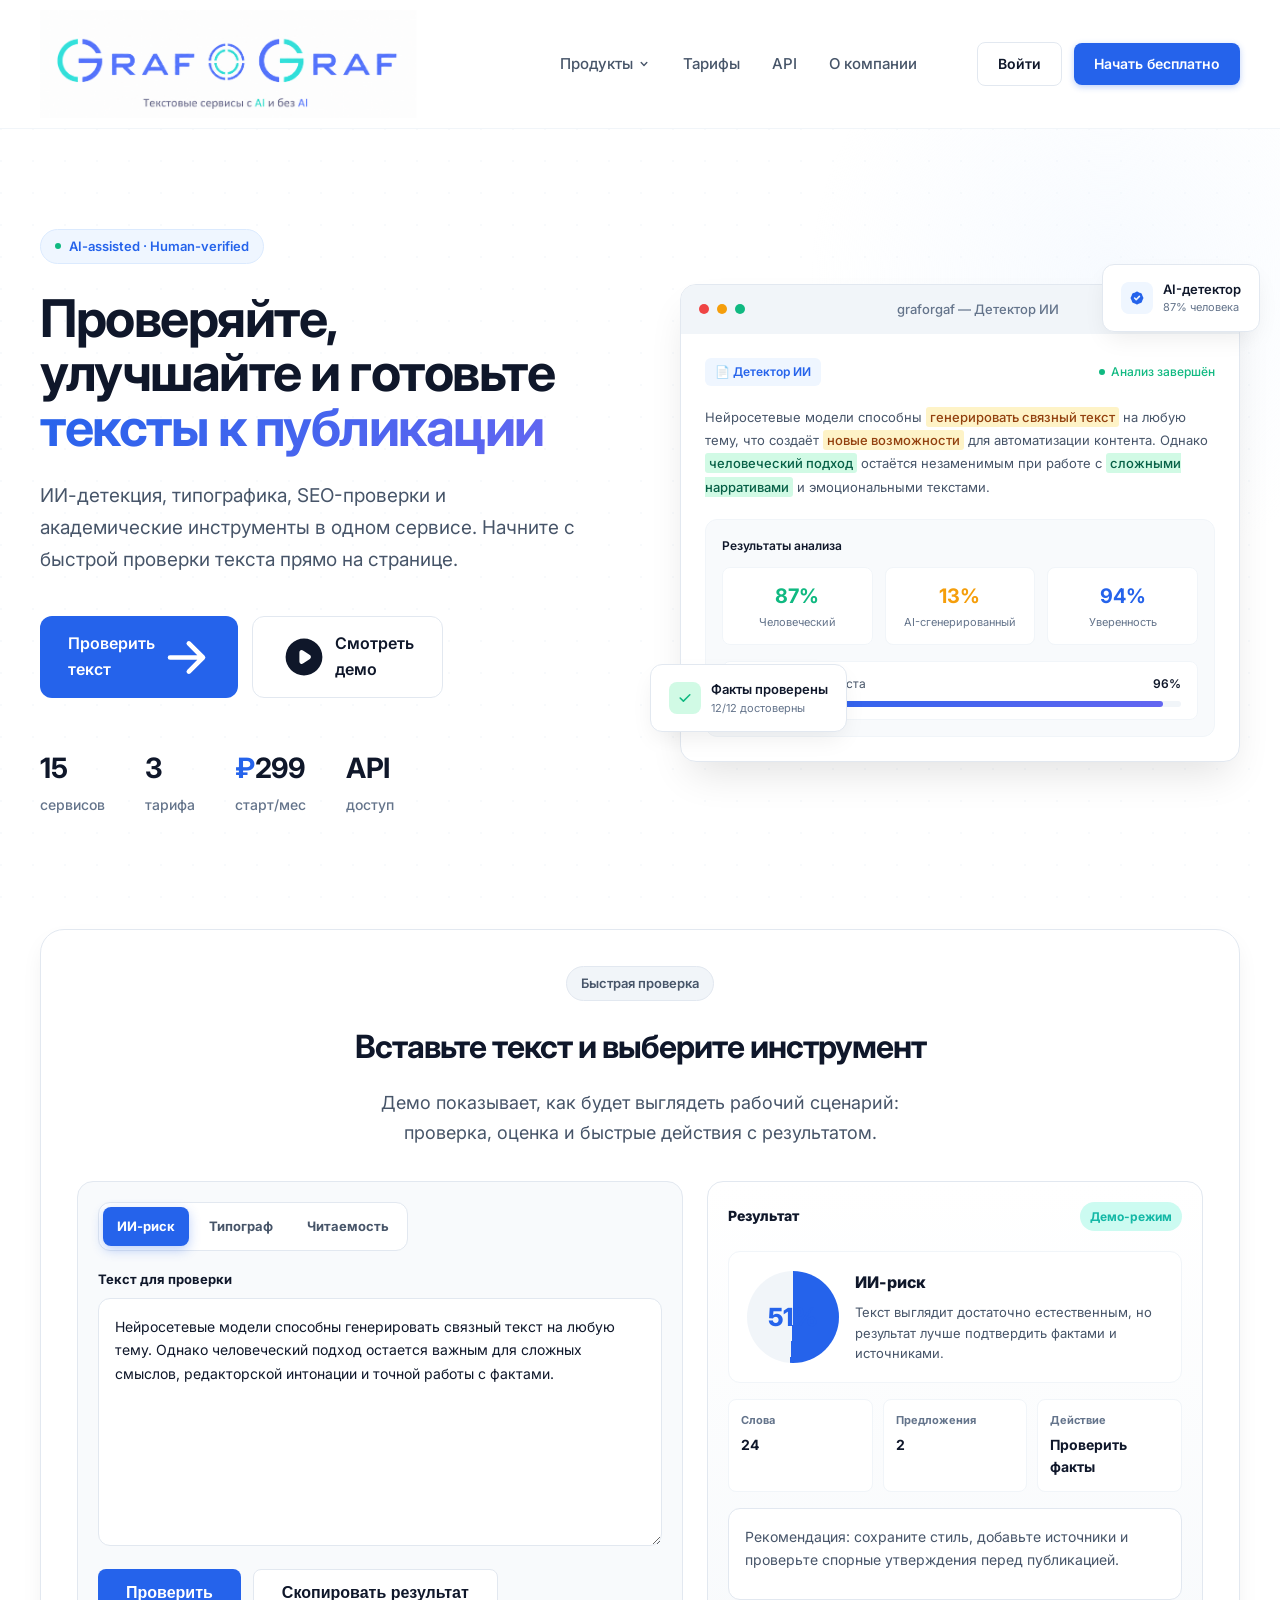
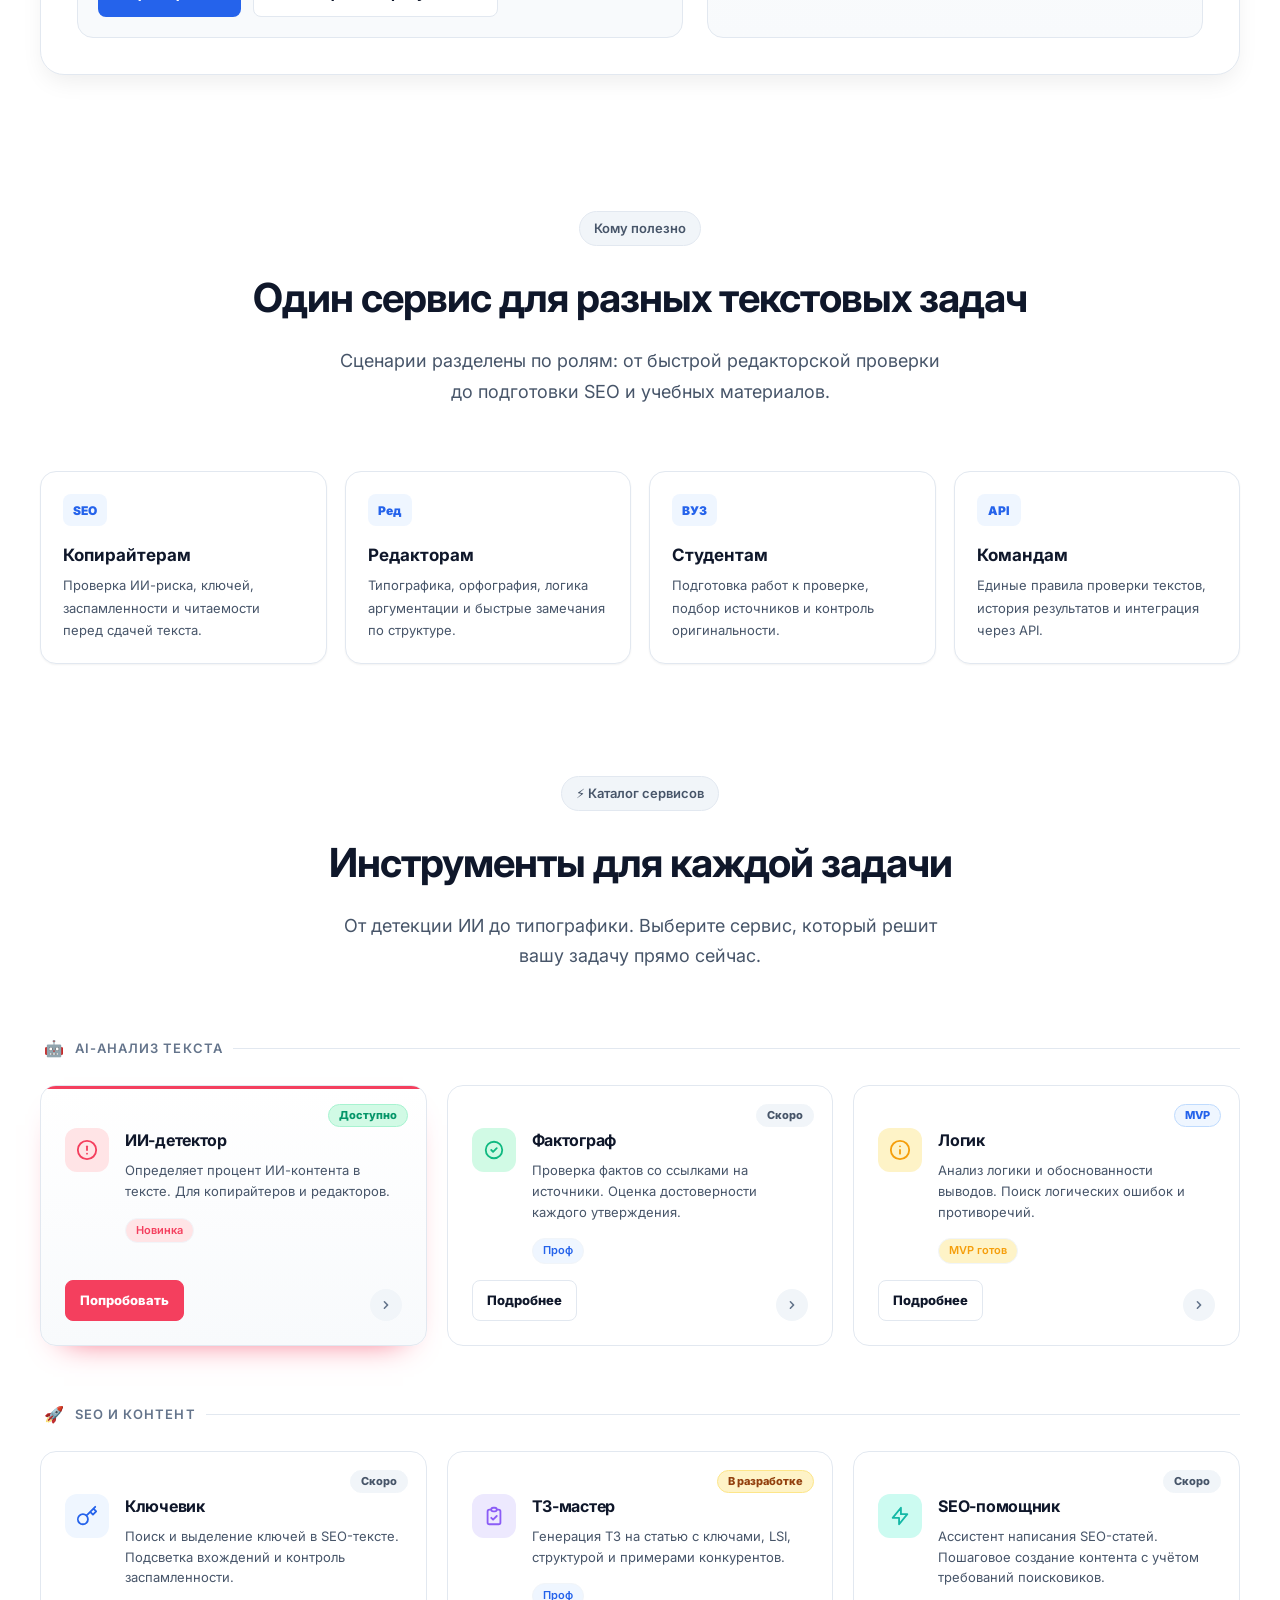
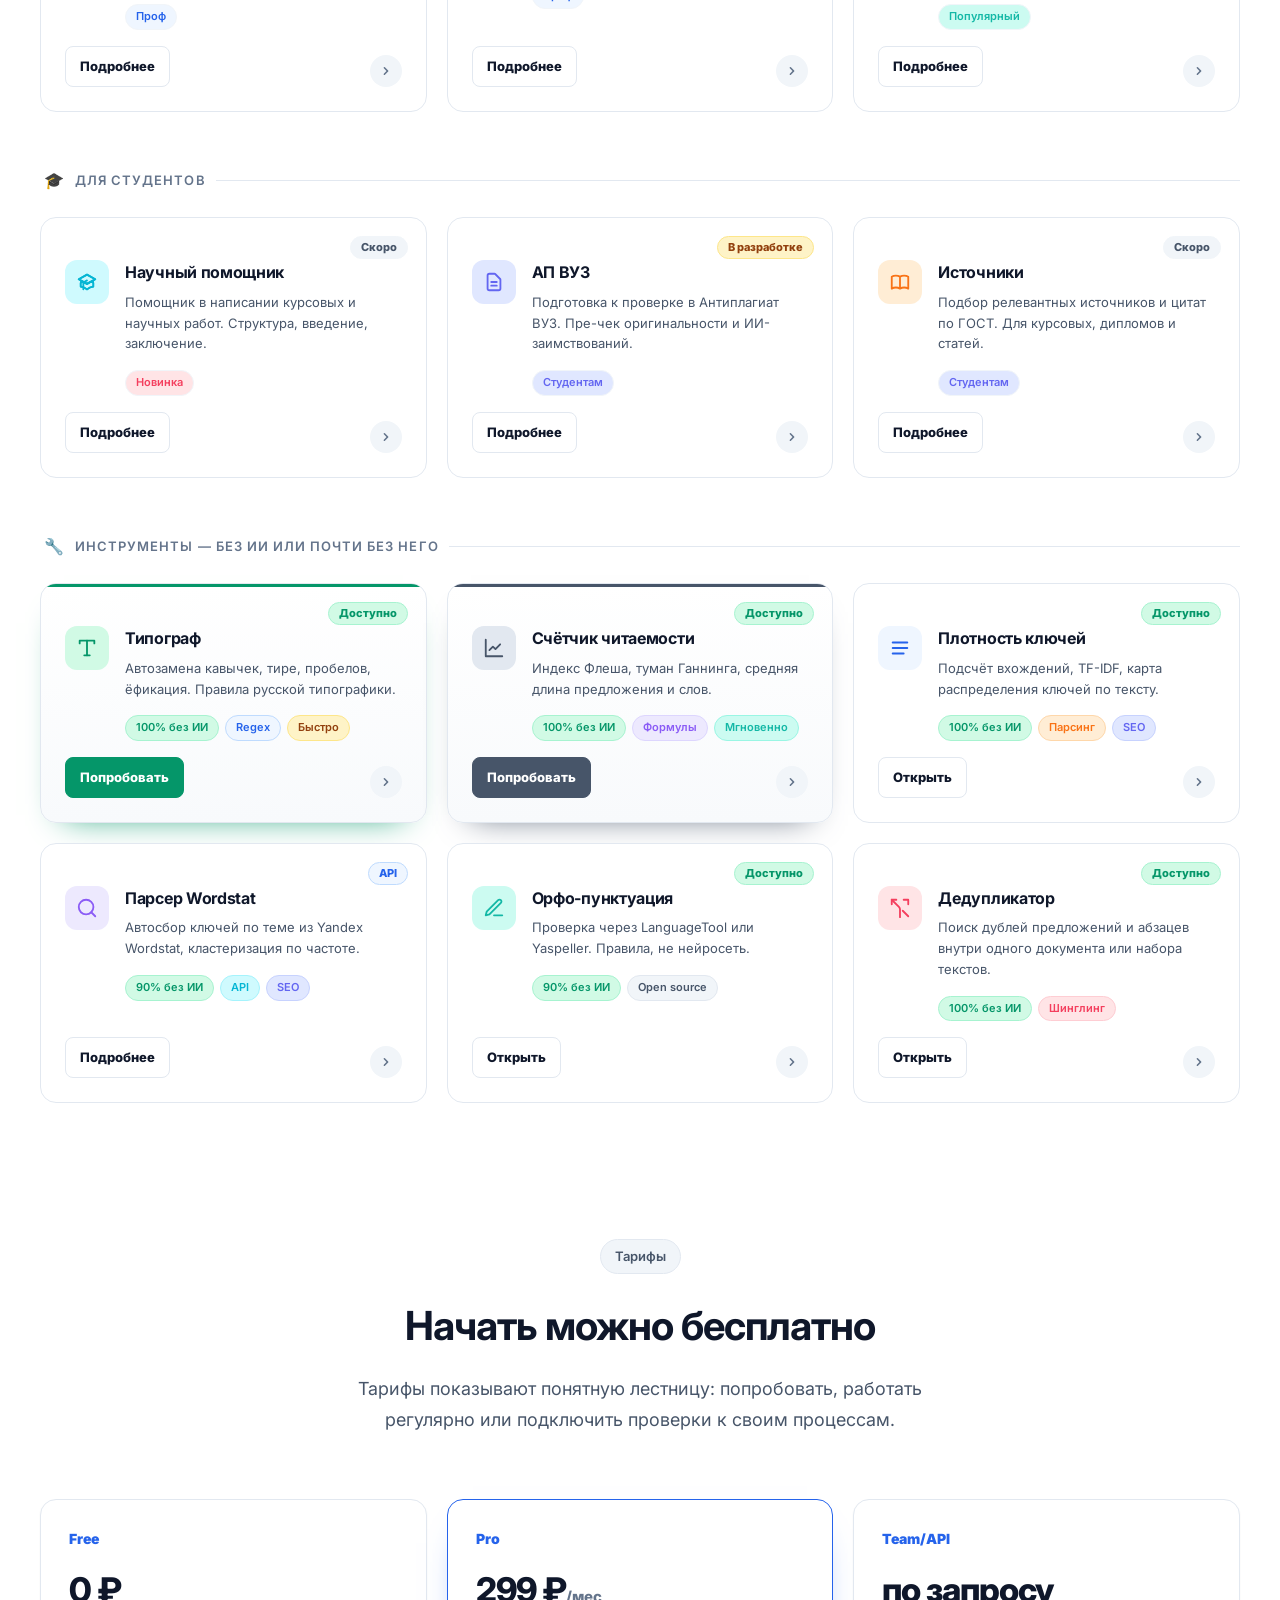
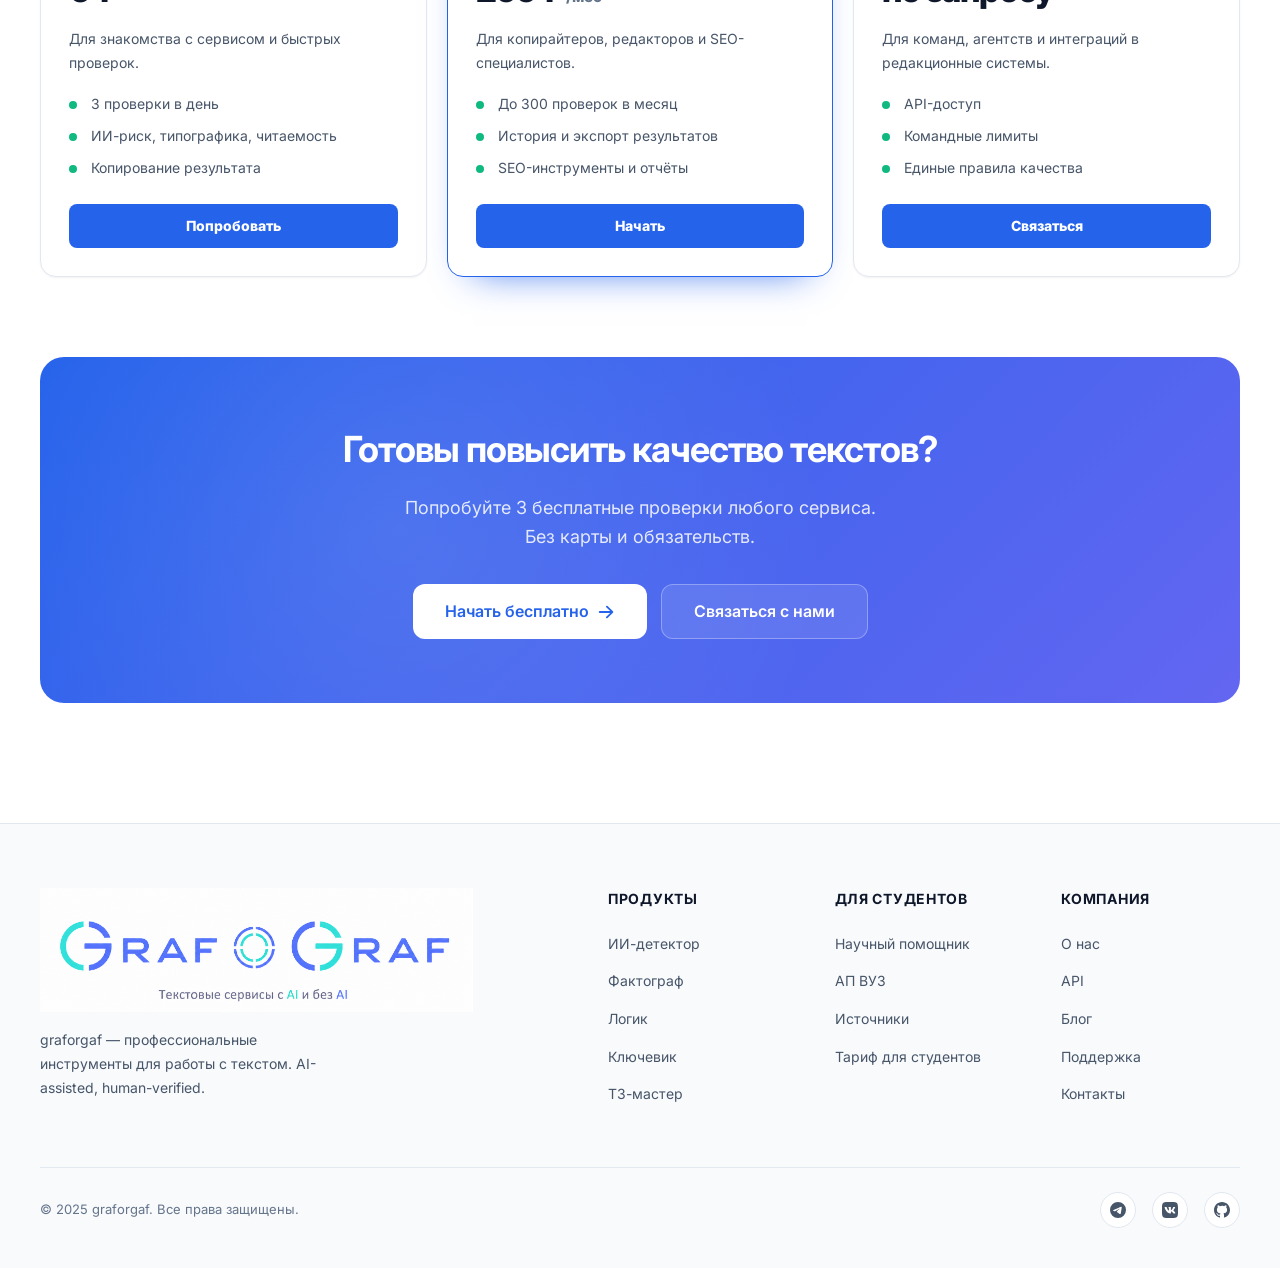
<file: index.html>
<!DOCTYPE html>
<html lang="ru">
<head>
    <meta charset="UTF-8">
    <meta name="viewport" content="width=device-width, initial-scale=1.0">
    <title>graforgaf — Профессиональные текстовые сервисы</title>
    <link rel="preconnect" href="https://fonts.googleapis.com">
    <link rel="preconnect" href="https://fonts.gstatic.com" crossorigin>
    <link href="https://fonts.googleapis.com/css2?family=Inter:wght@400;500;600;700;800&display=swap" rel="stylesheet">
    <link rel="stylesheet" href="css/styles.css">
    <script src="js/main.js" defer></script>
</head>
<body>
    <header class="header" id="header">
        <div class="header-inner">
            <a href="#" class="logo">
                <img class="logo-image" src="assets/grafograf-logo-narrow.bmp" alt="graforgaf">
            </a>
            <nav class="nav">
                <a href="#services" class="nav-dropdown">
                    Продукты
                    <svg viewBox="0 0 20 20" fill="currentColor"><path fill-rule="evenodd" d="M5.293 7.293a1 1 0 011.414 0L10 10.586l3.293-3.293a1 1 0 111.414 1.414l-4 4a1 1 0 01-1.414 0l-4-4a1 1 0 010-1.414z" clip-rule="evenodd"/></svg>
                </a>
                <a href="#pricing">Тарифы</a>
                <a href="#pricing">API</a>
                <a href="#audience">О компании</a>
            </nav>
            <div class="header-actions">
                <a href="#pricing" class="btn-header-secondary">Войти</a>
                <a href="#demo" class="btn-header-primary">Начать бесплатно</a>
            </div>
        </div>
    </header>

    <section class="hero">
        <div class="hero-content">
            <div class="hero-badge animate-in delay-1">
                <span class="hero-badge-dot"></span>
                AI-assisted · Human-verified
            </div>
            <h1 class="hero-title animate-in delay-2">
                Проверяйте, улучшайте и готовьте <span>тексты к публикации</span>
            </h1>
            <p class="hero-subtitle animate-in delay-3">
                ИИ-детекция, типографика, SEO-проверки и академические инструменты в одном сервисе.
                Начните с быстрой проверки текста прямо на странице.
            </p>
            <div class="hero-buttons animate-in delay-4">
                <a href="#demo" class="btn-hero-primary">
                    Проверить текст
                    <svg viewBox="0 0 20 20" fill="currentColor"><path fill-rule="evenodd" d="M10.293 3.293a1 1 0 011.414 0l6 6a1 1 0 010 1.414l-6 6a1 1 0 01-1.414-1.414L14.586 11H3a1 1 0 110-2h11.586l-4.293-4.293a1 1 0 010-1.414z" clip-rule="evenodd"/></svg>
                </a>
                <a href="#services" class="btn-hero-secondary">
                    <svg viewBox="0 0 20 20" fill="currentColor"><path fill-rule="evenodd" d="M10 18a8 8 0 100-16 8 8 0 000 16zM9.555 7.168A1 1 0 008 8v4a1 1 0 001.555.832l3-2a1 1 0 000-1.664l-3-2z" clip-rule="evenodd"/></svg>
                    Смотреть демо
                </a>
            </div>
            <div class="hero-stats animate-in delay-4">
                <div class="stat"><div class="stat-value">15</div><div class="stat-label">сервисов</div></div>
                <div class="stat"><div class="stat-value">3</div><div class="stat-label">тарифа</div></div>
                <div class="stat"><div class="stat-value"><span>₽</span>299</div><div class="stat-label">старт/мес</div></div>
                <div class="stat"><div class="stat-value">API</div><div class="stat-label">доступ</div></div>
            </div>
        </div>

        <div class="hero-visual animate-in delay-3">
            <div class="floating-card floating-card-1">
                <div class="floating-icon">
                    <div class="floating-icon-box blue">
                        <svg viewBox="0 0 20 20" fill="currentColor"><path fill-rule="evenodd" d="M6.267 3.455a3.066 3.066 0 001.745-.723 3.066 3.066 0 013.976 0 3.066 3.066 0 001.745.723 3.066 3.066 0 012.812 2.812c.051.643.304 1.254.723 1.745a3.066 3.066 0 010 3.976 3.066 3.066 0 00-.723 1.745 3.066 3.066 0 01-2.812 2.812 3.066 3.066 0 00-1.745.723 3.066 3.066 0 01-3.976 0 3.066 3.066 0 00-1.745-.723 3.066 3.066 0 01-2.812-2.812 3.066 3.066 0 00-.723-1.745 3.066 3.066 0 010-3.976 3.066 3.066 0 00.723-1.745 3.066 3.066 0 012.812-2.812zm7.44 5.252a1 1 0 00-1.414-1.414L9 10.586 7.707 9.293a1 1 0 00-1.414 1.414l2 2a1 1 0 001.414 0l4-4z" clip-rule="evenodd"/></svg>
                    </div>
                    <div><div class="floating-icon-text">AI-детектор</div><div class="floating-icon-sub">87% человека</div></div>
                </div>
            </div>
            <div class="floating-card floating-card-2">
                <div class="floating-icon">
                    <div class="floating-icon-box green">
                        <svg viewBox="0 0 20 20" fill="currentColor"><path fill-rule="evenodd" d="M16.707 5.293a1 1 0 010 1.414l-8 8a1 1 0 01-1.414 0l-4-4a1 1 0 011.414-1.414L8 12.586l7.293-7.293a1 1 0 011.414 0z" clip-rule="evenodd"/></svg>
                    </div>
                    <div><div class="floating-icon-text">Факты проверены</div><div class="floating-icon-sub">12/12 достоверны</div></div>
                </div>
            </div>
            <div class="mockup-window">
                <div class="mockup-toolbar">
                    <div class="mockup-dot red"></div>
                    <div class="mockup-dot yellow"></div>
                    <div class="mockup-dot green"></div>
                    <div class="mockup-toolbar-title">graforgaf — Детектор ИИ</div>
                    <div style="width:10px;"></div>
                </div>
                <div class="mockup-body">
                    <div class="mockup-header">
                        <span class="mockup-service-label">📄 Детектор ИИ</span>
                        <span class="mockup-status"><span class="mockup-status-dot"></span>Анализ завершён</span>
                    </div>
                    <div class="mockup-text">
                        Нейросетевые модели способны <span class="highlight-ai">генерировать связный текст</span> на любую тему,
                        что создаёт <span class="highlight-ai">новые возможности</span> для автоматизации контента.
                        Однако <span class="highlight-human">человеческий подход</span> остаётся незаменимым
                        при работе с <span class="highlight-human">сложными нарративами</span> и эмоциональными текстами.
                    </div>
                    <div class="mockup-results">
                        <div class="mockup-result-title">Результаты анализа</div>
                        <div class="mockup-metrics">
                            <div class="mockup-metric"><div class="mockup-metric-value green">87%</div><div class="mockup-metric-label">Человеческий</div></div>
                            <div class="mockup-metric"><div class="mockup-metric-value orange">13%</div><div class="mockup-metric-label">AI-сгенерированный</div></div>
                            <div class="mockup-metric"><div class="mockup-metric-value blue">94%</div><div class="mockup-metric-label">Уверенность</div></div>
                        </div>
                        <div class="mockup-progress">
                            <div class="mockup-progress-header">
                                <span class="mockup-progress-label">Уникальность текста</span>
                                <span class="mockup-progress-value">96%</span>
                            </div>
                            <div class="progress-bar"><div class="progress-fill" style="width:96%;"></div></div>
                        </div>
                    </div>
                </div>
            </div>
        </div>
    </section>

    <section class="demo-section" id="demo">
        <div class="demo-inner animate-in">
            <div class="demo-copy">
                <div class="section-badge">Быстрая проверка</div>
                <h2 class="section-title">Вставьте текст и выберите инструмент</h2>
                <p class="section-subtitle">Демо показывает, как будет выглядеть рабочий сценарий: проверка, оценка и быстрые действия с результатом.</p>
            </div>
            <div class="demo-tool">
                <div class="demo-input-panel">
                    <div class="demo-tabs" role="tablist" aria-label="Инструменты проверки">
                        <button class="demo-tab active" type="button" data-tool="ai">ИИ-риск</button>
                        <button class="demo-tab" type="button" data-tool="typography">Типограф</button>
                        <button class="demo-tab" type="button" data-tool="readability">Читаемость</button>
                    </div>
                    <label class="demo-label" for="demoText">Текст для проверки</label>
                    <textarea id="demoText" class="demo-textarea" rows="9">Нейросетевые модели способны генерировать связный текст на любую тему. Однако человеческий подход остается важным для сложных смыслов, редакторской интонации и точной работы с фактами.</textarea>
                    <div class="demo-actions">
                        <button class="btn-hero-primary demo-run" type="button">Проверить</button>
                        <button class="btn-hero-secondary demo-copy-btn" type="button">Скопировать результат</button>
                    </div>
                </div>
                <div class="demo-result-panel" aria-live="polite">
                    <div class="demo-result-header">
                        <span class="demo-result-title">Результат</span>
                        <span class="demo-result-status">Демо-режим</span>
                    </div>
                    <div class="demo-score">
                        <div class="demo-score-value" id="demoScore">34%</div>
                        <div>
                            <div class="demo-score-label" id="demoScoreLabel">ИИ-риск</div>
                            <div class="demo-score-note" id="demoScoreNote">Текст выглядит смешанным: есть нейтральные фразы и человеческая редакторская подача.</div>
                        </div>
                    </div>
                    <div class="demo-result-grid">
                        <div class="demo-result-item"><span>Слова</span><strong id="demoWords">20</strong></div>
                        <div class="demo-result-item"><span>Предложения</span><strong id="demoSentences">2</strong></div>
                        <div class="demo-result-item"><span>Действие</span><strong id="demoAction">Проверить факты</strong></div>
                    </div>
                    <div class="demo-output" id="demoOutput">Рекомендация: добавьте конкретные примеры, источники и авторские наблюдения, чтобы текст звучал менее шаблонно.</div>
                </div>
            </div>
        </div>
    </section>

    <section class="audience-section" id="audience">
        <div class="section-header animate-in">
            <div class="section-badge">Кому полезно</div>
            <h2 class="section-title">Один сервис для разных текстовых задач</h2>
            <p class="section-subtitle">Сценарии разделены по ролям: от быстрой редакторской проверки до подготовки SEO и учебных материалов.</p>
        </div>
        <div class="audience-grid">
            <div class="audience-item animate-in delay-1">
                <span class="audience-icon">SEO</span>
                <h3>Копирайтерам</h3>
                <p>Проверка ИИ-риска, ключей, заспамленности и читаемости перед сдачей текста.</p>
            </div>
            <div class="audience-item animate-in delay-2">
                <span class="audience-icon">Ред</span>
                <h3>Редакторам</h3>
                <p>Типографика, орфография, логика аргументации и быстрые замечания по структуре.</p>
            </div>
            <div class="audience-item animate-in delay-3">
                <span class="audience-icon">ВУЗ</span>
                <h3>Студентам</h3>
                <p>Подготовка работ к проверке, подбор источников и контроль оригинальности.</p>
            </div>
            <div class="audience-item animate-in delay-4">
                <span class="audience-icon">API</span>
                <h3>Командам</h3>
                <p>Единые правила проверки текстов, история результатов и интеграция через API.</p>
            </div>
        </div>
    </section>

    <section class="services-section" id="services">
        <div class="section-header animate-in">
            <div class="section-badge">⚡ Каталог сервисов</div>
            <h2 class="section-title">Инструменты для каждой задачи</h2>
            <p class="section-subtitle">От детекции ИИ до типографики. Выберите сервис, который решит вашу задачу прямо сейчас.</p>
        </div>

        <div class="category-label"><span class="category-icon">🤖</span> AI-анализ текста</div>
        <div class="services-grid">
            <article class="service-card service-card-featured card-rose animate-in delay-1" data-status="Доступно" data-action="Попробовать">
                <div class="service-card-header">
                    <div class="service-icon icon-rose">
                        <svg viewBox="0 0 24 24" fill="none" stroke="currentColor" stroke-width="2" stroke-linecap="round" stroke-linejoin="round"><circle cx="12" cy="12" r="10"/><path d="M12 8v4"/><path d="M12 16h.01"/></svg>
                    </div>
                    <div class="service-title-area">
                        <h3 class="service-name">ИИ-детектор</h3>
                        <p class="service-desc">Определяет процент ИИ-контента в тексте. Для копирайтеров и редакторов.</p>
                        <div class="service-tags"><span class="tag badge-new">Новинка</span></div>
                    </div>
                </div>
                <div class="service-arrow"><svg viewBox="0 0 20 20" fill="currentColor"><path fill-rule="evenodd" d="M7.293 14.707a1 1 0 010-1.414L10.586 10 7.293 6.707a1 1 0 011.414-1.414l4 4a1 1 0 010 1.414l-4 4a1 1 0 01-1.414 0z" clip-rule="evenodd"/></svg></div>
            </article>

            <article class="service-card card-green animate-in delay-2" data-status="Скоро" data-action="Подробнее">
                <div class="service-card-header">
                    <div class="service-icon icon-green">
                        <svg viewBox="0 0 24 24" fill="none" stroke="currentColor" stroke-width="2" stroke-linecap="round" stroke-linejoin="round"><path d="M9 12l2 2 4-4"/><path d="M21 12a9 9 0 11-18 0 9 9 0 0118 0z"/></svg>
                    </div>
                    <div class="service-title-area">
                        <h3 class="service-name">Фактограф</h3>
                        <p class="service-desc">Проверка фактов со ссылками на источники. Оценка достоверности каждого утверждения.</p>
                        <div class="service-tags"><span class="tag badge-pro">Проф</span></div>
                    </div>
                </div>
                <div class="service-arrow"><svg viewBox="0 0 20 20" fill="currentColor"><path fill-rule="evenodd" d="M7.293 14.707a1 1 0 010-1.414L10.586 10 7.293 6.707a1 1 0 011.414-1.414l4 4a1 1 0 010 1.414l-4 4a1 1 0 01-1.414 0z" clip-rule="evenodd"/></svg></div>
            </article>

            <article class="service-card card-warning animate-in delay-3" data-status="MVP" data-action="Подробнее">
                <div class="service-card-header">
                    <div class="service-icon icon-warning">
                        <svg viewBox="0 0 24 24" fill="none" stroke="currentColor" stroke-width="2" stroke-linecap="round" stroke-linejoin="round"><circle cx="12" cy="12" r="10"/><path d="M12 16v-4"/><path d="M12 8h.01"/></svg>
                    </div>
                    <div class="service-title-area">
                        <h3 class="service-name">Логик</h3>
                        <p class="service-desc">Анализ логики и обоснованности выводов. Поиск логических ошибок и противоречий.</p>
                        <div class="service-tags"><span class="tag badge-mvp">MVP готов</span></div>
                    </div>
                </div>
                <div class="service-arrow"><svg viewBox="0 0 20 20" fill="currentColor"><path fill-rule="evenodd" d="M7.293 14.707a1 1 0 010-1.414L10.586 10 7.293 6.707a1 1 0 011.414-1.414l4 4a1 1 0 010 1.414l-4 4a1 1 0 01-1.414 0z" clip-rule="evenodd"/></svg></div>
            </article>
        </div>

        <div class="category-label"><span class="category-icon">🚀</span> SEO и контент</div>
        <div class="services-grid">
            <article class="service-card card-blue animate-in delay-1" data-status="Скоро" data-action="Подробнее">
                <div class="service-card-header">
                    <div class="service-icon icon-blue">
                        <svg viewBox="0 0 24 24" fill="none" stroke="currentColor" stroke-width="2" stroke-linecap="round" stroke-linejoin="round"><path d="M21 2l-2 2m-7.61 7.61a5.5 5.5 0 11-7.778 7.778 5.5 5.5 0 017.777-7.777zm0 0L15.5 7.5m0 0l3 3L22 7l-3-3m-3.5 3.5L19 4"/></svg>
                    </div>
                    <div class="service-title-area">
                        <h3 class="service-name">Ключевик</h3>
                        <p class="service-desc">Поиск и выделение ключей в SEO-тексте. Подсветка вхождений и контроль заспамленности.</p>
                        <div class="service-tags"><span class="tag badge-pro">Проф</span></div>
                    </div>
                </div>
                <div class="service-arrow"><svg viewBox="0 0 20 20" fill="currentColor"><path fill-rule="evenodd" d="M7.293 14.707a1 1 0 010-1.414L10.586 10 7.293 6.707a1 1 0 011.414-1.414l4 4a1 1 0 010 1.414l-4 4a1 1 0 01-1.414 0z" clip-rule="evenodd"/></svg></div>
            </article>

            <article class="service-card card-purple animate-in delay-2" data-status="В разработке" data-action="Подробнее">
                <div class="service-card-header">
                    <div class="service-icon icon-purple">
                        <svg viewBox="0 0 24 24" fill="none" stroke="currentColor" stroke-width="2" stroke-linecap="round" stroke-linejoin="round"><path d="M9 5H7a2 2 0 00-2 2v12a2 2 0 002 2h10a2 2 0 002-2V7a2 2 0 00-2-2h-2M9 5a2 2 0 002 2h2a2 2 0 002-2M9 5a2 2 0 012-2h2a2 2 0 012 2m-6 9l2 2 4-4"/></svg>
                    </div>
                    <div class="service-title-area">
                        <h3 class="service-name">ТЗ-мастер</h3>
                        <p class="service-desc">Генерация ТЗ на статью с ключами, LSI, структурой и примерами конкурентов.</p>
                        <div class="service-tags"><span class="tag badge-pro">Проф</span></div>
                    </div>
                </div>
                <div class="service-arrow"><svg viewBox="0 0 20 20" fill="currentColor"><path fill-rule="evenodd" d="M7.293 14.707a1 1 0 010-1.414L10.586 10 7.293 6.707a1 1 0 011.414-1.414l4 4a1 1 0 010 1.414l-4 4a1 1 0 01-1.414 0z" clip-rule="evenodd"/></svg></div>
            </article>

            <article class="service-card card-teal animate-in delay-3" data-status="Скоро" data-action="Подробнее">
                <div class="service-card-header">
                    <div class="service-icon icon-teal">
                        <svg viewBox="0 0 24 24" fill="none" stroke="currentColor" stroke-width="2" stroke-linecap="round" stroke-linejoin="round"><path d="M13 10V3L4 14h7v7l9-11h-7z"/></svg>
                    </div>
                    <div class="service-title-area">
                        <h3 class="service-name">SEO-помощник</h3>
                        <p class="service-desc">Ассистент написания SEO-статей. Пошаговое создание контента с учётом требований поисковиков.</p>
                        <div class="service-tags"><span class="tag badge-popular">Популярный</span></div>
                    </div>
                </div>
                <div class="service-arrow"><svg viewBox="0 0 20 20" fill="currentColor"><path fill-rule="evenodd" d="M7.293 14.707a1 1 0 010-1.414L10.586 10 7.293 6.707a1 1 0 011.414-1.414l4 4a1 1 0 010 1.414l-4 4a1 1 0 01-1.414 0z" clip-rule="evenodd"/></svg></div>
            </article>
        </div>

        <div class="category-label"><span class="category-icon">🎓</span> Для студентов</div>
        <div class="services-grid">
            <article class="service-card card-cyan animate-in delay-1" data-status="Скоро" data-action="Подробнее">
                <div class="service-card-header">
                    <div class="service-icon icon-cyan">
                        <svg viewBox="0 0 24 24" fill="none" stroke="currentColor" stroke-width="2" stroke-linecap="round" stroke-linejoin="round"><path d="M12 14l9-5-9-5-9 5 9 5z"/><path d="M12 14l6.16-3.422a12.083 12.083 0 01.665 6.479A11.952 11.952 0 0012 20.055a11.952 11.952 0 00-6.824-2.998 12.078 12.078 0 01.665-6.479L12 14z"/><path d="M12 14l9-5-9-5-9 5 9 5zm0 0l6.16-3.422a12.083 12.083 0 01.665 6.479A11.952 11.952 0 0012 20.055a11.952 11.952 0 00-6.824-2.998 12.078 12.078 0 01.665-6.479L12 14zm-4 6v-7.5l4-2.222"/></svg>
                    </div>
                    <div class="service-title-area">
                        <h3 class="service-name">Научный помощник</h3>
                        <p class="service-desc">Помощник в написании курсовых и научных работ. Структура, введение, заключение.</p>
                        <div class="service-tags"><span class="tag badge-new">Новинка</span></div>
                    </div>
                </div>
                <div class="service-arrow"><svg viewBox="0 0 20 20" fill="currentColor"><path fill-rule="evenodd" d="M7.293 14.707a1 1 0 010-1.414L10.586 10 7.293 6.707a1 1 0 011.414-1.414l4 4a1 1 0 010 1.414l-4 4a1 1 0 01-1.414 0z" clip-rule="evenodd"/></svg></div>
            </article>

            <article class="service-card card-indigo animate-in delay-2" data-status="В разработке" data-action="Подробнее">
                <div class="service-card-header">
                    <div class="service-icon icon-indigo">
                        <svg viewBox="0 0 24 24" fill="none" stroke="currentColor" stroke-width="2" stroke-linecap="round" stroke-linejoin="round"><path d="M9 12h6m-6 4h6m2 5H7a2 2 0 01-2-2V5a2 2 0 012-2h5.586a1 1 0 01.707.293l5.414 5.414a1 1 0 01.293.707V19a2 2 0 01-2 2z"/></svg>
                    </div>
                    <div class="service-title-area">
                        <h3 class="service-name">АП ВУЗ</h3>
                        <p class="service-desc">Подготовка к проверке в Антиплагиат ВУЗ. Пре-чек оригинальности и ИИ-заимствований.</p>
                        <div class="service-tags"><span class="tag badge-student">Студентам</span></div>
                    </div>
                </div>
                <div class="service-arrow"><svg viewBox="0 0 20 20" fill="currentColor"><path fill-rule="evenodd" d="M7.293 14.707a1 1 0 010-1.414L10.586 10 7.293 6.707a1 1 0 011.414-1.414l4 4a1 1 0 010 1.414l-4 4a1 1 0 01-1.414 0z" clip-rule="evenodd"/></svg></div>
            </article>

            <article class="service-card card-orange animate-in delay-3" data-status="Скоро" data-action="Подробнее">
                <div class="service-card-header">
                    <div class="service-icon icon-orange">
                        <svg viewBox="0 0 24 24" fill="none" stroke="currentColor" stroke-width="2" stroke-linecap="round" stroke-linejoin="round"><path d="M12 6.253v13m0-13C10.832 5.477 9.246 5 7.5 5S4.168 5.477 3 6.253v13C4.168 18.477 5.754 18 7.5 18s3.332.477 4.5 1.253m0-13C13.168 5.477 14.754 5 16.5 5c1.747 0 3.332.477 4.5 1.253v13C19.832 18.477 18.247 18 16.5 18c-1.746 0-3.332.477-4.5 1.253"/></svg>
                    </div>
                    <div class="service-title-area">
                        <h3 class="service-name">Источники</h3>
                        <p class="service-desc">Подбор релевантных источников и цитат по ГОСТ. Для курсовых, дипломов и статей.</p>
                        <div class="service-tags"><span class="tag badge-student">Студентам</span></div>
                    </div>
                </div>
                <div class="service-arrow"><svg viewBox="0 0 20 20" fill="currentColor"><path fill-rule="evenodd" d="M7.293 14.707a1 1 0 010-1.414L10.586 10 7.293 6.707a1 1 0 011.414-1.414l4 4a1 1 0 010 1.414l-4 4a1 1 0 01-1.414 0z" clip-rule="evenodd"/></svg></div>
            </article>
        </div>

        <div class="category-label"><span class="category-icon">🔧</span> Инструменты — без ИИ или почти без него</div>
        <div class="services-grid">
            <article class="service-card service-card-featured card-emerald animate-in delay-1" data-status="Доступно" data-action="Попробовать">
                <div class="service-card-header">
                    <div class="service-icon icon-emerald">
                        <svg viewBox="0 0 24 24" fill="none" stroke="currentColor" stroke-width="2" stroke-linecap="round" stroke-linejoin="round"><path d="M4 7V4h16v3"/><path d="M9 20h6"/><path d="M12 4v16"/></svg>
                    </div>
                    <div class="service-title-area">
                        <h3 class="service-name">Типограф</h3>
                        <p class="service-desc">Автозамена кавычек, тире, пробелов, ёфикация. Правила русской типографики.</p>
                        <div class="service-tags">
                            <span class="tag tag-noai">100% без ИИ</span>
                            <span class="tag tag-regex">Regex</span>
                            <span class="tag tag-fast">Быстро</span>
                        </div>
                    </div>
                </div>
                <div class="service-arrow"><svg viewBox="0 0 20 20" fill="currentColor"><path fill-rule="evenodd" d="M7.293 14.707a1 1 0 010-1.414L10.586 10 7.293 6.707a1 1 0 011.414-1.414l4 4a1 1 0 010 1.414l-4 4a1 1 0 01-1.414 0z" clip-rule="evenodd"/></svg></div>
            </article>

            <article class="service-card service-card-featured card-slate animate-in delay-2" data-status="Доступно" data-action="Попробовать">
                <div class="service-card-header">
                    <div class="service-icon icon-slate">
                        <svg viewBox="0 0 24 24" fill="none" stroke="currentColor" stroke-width="2" stroke-linecap="round" stroke-linejoin="round"><path d="M3 3v18h18"/><path d="M18.7 8l-5.1 5.2-2.8-2.7L7 14.3"/></svg>
                    </div>
                    <div class="service-title-area">
                        <h3 class="service-name">Счётчик читаемости</h3>
                        <p class="service-desc">Индекс Флеша, туман Ганнинга, средняя длина предложения и слов.</p>
                        <div class="service-tags">
                            <span class="tag tag-noai">100% без ИИ</span>
                            <span class="tag tag-formula">Формулы</span>
                            <span class="tag tag-instant">Мгновенно</span>
                        </div>
                    </div>
                </div>
                <div class="service-arrow"><svg viewBox="0 0 20 20" fill="currentColor"><path fill-rule="evenodd" d="M7.293 14.707a1 1 0 010-1.414L10.586 10 7.293 6.707a1 1 0 011.414-1.414l4 4a1 1 0 010 1.414l-4 4a1 1 0 01-1.414 0z" clip-rule="evenodd"/></svg></div>
            </article>

            <article class="service-card card-blue animate-in delay-3" data-status="Доступно" data-action="Открыть">
                <div class="service-card-header">
                    <div class="service-icon icon-blue">
                        <svg viewBox="0 0 24 24" fill="none" stroke="currentColor" stroke-width="2" stroke-linecap="round" stroke-linejoin="round"><path d="M4 6h16"/><path d="M4 12h16"/><path d="M4 18h12"/></svg>
                    </div>
                    <div class="service-title-area">
                        <h3 class="service-name">Плотность ключей</h3>
                        <p class="service-desc">Подсчёт вхождений, TF-IDF, карта распределения ключей по тексту.</p>
                        <div class="service-tags">
                            <span class="tag tag-noai">100% без ИИ</span>
                            <span class="tag tag-parsing">Парсинг</span>
                            <span class="tag tag-seo">SEO</span>
                        </div>
                    </div>
                </div>
                <div class="service-arrow"><svg viewBox="0 0 20 20" fill="currentColor"><path fill-rule="evenodd" d="M7.293 14.707a1 1 0 010-1.414L10.586 10 7.293 6.707a1 1 0 011.414-1.414l4 4a1 1 0 010 1.414l-4 4a1 1 0 01-1.414 0z" clip-rule="evenodd"/></svg></div>
            </article>

            <article class="service-card card-purple animate-in delay-1" data-status="API" data-action="Подробнее">
                <div class="service-card-header">
                    <div class="service-icon icon-purple">
                        <svg viewBox="0 0 24 24" fill="none" stroke="currentColor" stroke-width="2" stroke-linecap="round" stroke-linejoin="round"><circle cx="11" cy="11" r="8"/><path d="M21 21l-4.35-4.35"/></svg>
                    </div>
                    <div class="service-title-area">
                        <h3 class="service-name">Парсер Wordstat</h3>
                        <p class="service-desc">Автосбор ключей по теме из Yandex Wordstat, кластеризация по частоте.</p>
                        <div class="service-tags">
                            <span class="tag tag-noai">90% без ИИ</span>
                            <span class="tag tag-api">API</span>
                            <span class="tag tag-seo">SEO</span>
                        </div>
                    </div>
                </div>
                <div class="service-arrow"><svg viewBox="0 0 20 20" fill="currentColor"><path fill-rule="evenodd" d="M7.293 14.707a1 1 0 010-1.414L10.586 10 7.293 6.707a1 1 0 011.414-1.414l4 4a1 1 0 010 1.414l-4 4a1 1 0 01-1.414 0z" clip-rule="evenodd"/></svg></div>
            </article>

            <article class="service-card card-teal animate-in delay-2" data-status="Доступно" data-action="Открыть">
                <div class="service-card-header">
                    <div class="service-icon icon-teal">
                        <svg viewBox="0 0 24 24" fill="none" stroke="currentColor" stroke-width="2" stroke-linecap="round" stroke-linejoin="round"><path d="M12 20h9"/><path d="M16.5 3.5a2.121 2.121 0 013 3L7 19l-4 1 1-4L16.5 3.5z"/></svg>
                    </div>
                    <div class="service-title-area">
                        <h3 class="service-name">Орфо-пунктуация</h3>
                        <p class="service-desc">Проверка через LanguageTool или Yaspeller. Правила, не нейросеть.</p>
                        <div class="service-tags">
                            <span class="tag tag-noai">90% без ИИ</span>
                            <span class="tag tag-open">Open source</span>
                        </div>
                    </div>
                </div>
                <div class="service-arrow"><svg viewBox="0 0 20 20" fill="currentColor"><path fill-rule="evenodd" d="M7.293 14.707a1 1 0 010-1.414L10.586 10 7.293 6.707a1 1 0 011.414-1.414l4 4a1 1 0 010 1.414l-4 4a1 1 0 01-1.414 0z" clip-rule="evenodd"/></svg></div>
            </article>

            <article class="service-card card-rose animate-in delay-3" data-status="Доступно" data-action="Открыть">
                <div class="service-card-header">
                    <div class="service-icon icon-rose">
                        <svg viewBox="0 0 24 24" fill="none" stroke="currentColor" stroke-width="2" stroke-linecap="round" stroke-linejoin="round"><path d="M16 3h5v5"/><path d="M8 3H3v5"/><path d="M12 22v-8.3a4 4 0 00-1.172-2.872L3 3"/><path d="M15 15l6 6"/></svg>
                    </div>
                    <div class="service-title-area">
                        <h3 class="service-name">Дедупликатор</h3>
                        <p class="service-desc">Поиск дублей предложений и абзацев внутри одного документа или набора текстов.</p>
                        <div class="service-tags">
                            <span class="tag tag-noai">100% без ИИ</span>
                            <span class="tag tag-shingle">Шинглинг</span>
                        </div>
                    </div>
                </div>
                <div class="service-arrow"><svg viewBox="0 0 20 20" fill="currentColor"><path fill-rule="evenodd" d="M7.293 14.707a1 1 0 010-1.414L10.586 10 7.293 6.707a1 1 0 011.414-1.414l4 4a1 1 0 010 1.414l-4 4a1 1 0 01-1.414 0z" clip-rule="evenodd"/></svg></div>
            </article>
        </div>

    </section>

    <section class="pricing-section" id="pricing">
        <div class="section-header animate-in">
            <div class="section-badge">Тарифы</div>
            <h2 class="section-title">Начать можно бесплатно</h2>
            <p class="section-subtitle">Тарифы показывают понятную лестницу: попробовать, работать регулярно или подключить проверки к своим процессам.</p>
        </div>
        <div class="pricing-grid">
            <article class="pricing-card animate-in delay-1">
                <div class="pricing-name">Free</div>
                <div class="pricing-price">0 ₽</div>
                <p>Для знакомства с сервисом и быстрых проверок.</p>
                <ul>
                    <li>3 проверки в день</li>
                    <li>ИИ-риск, типографика, читаемость</li>
                    <li>Копирование результата</li>
                </ul>
                <a href="#demo" class="pricing-action">Попробовать</a>
            </article>
            <article class="pricing-card pricing-card-accent animate-in delay-2">
                <div class="pricing-name">Pro</div>
                <div class="pricing-price">299 ₽<span>/мес</span></div>
                <p>Для копирайтеров, редакторов и SEO-специалистов.</p>
                <ul>
                    <li>До 300 проверок в месяц</li>
                    <li>История и экспорт результатов</li>
                    <li>SEO-инструменты и отчёты</li>
                </ul>
                <a href="#demo" class="pricing-action">Начать</a>
            </article>
            <article class="pricing-card animate-in delay-3">
                <div class="pricing-name">Team/API</div>
                <div class="pricing-price">по запросу</div>
                <p>Для команд, агентств и интеграций в редакционные системы.</p>
                <ul>
                    <li>API-доступ</li>
                    <li>Командные лимиты</li>
                    <li>Единые правила качества</li>
                </ul>
                <a href="#pricing" class="pricing-action">Связаться</a>
            </article>
        </div>
    </section>

    <section class="cta-section">
        <div class="cta-box animate-in">
            <h2 class="cta-title">Готовы повысить качество текстов?</h2>
            <p class="cta-subtitle">Попробуйте 3 бесплатные проверки любого сервиса. Без карты и обязательств.</p>
            <div class="cta-buttons">
                <a href="#demo" class="btn-cta-primary">
                    Начать бесплатно
                    <svg width="18" height="18" viewBox="0 0 20 20" fill="currentColor"><path fill-rule="evenodd" d="M10.293 3.293a1 1 0 011.414 0l6 6a1 1 0 010 1.414l-6 6a1 1 0 01-1.414-1.414L14.586 11H3a1 1 0 110-2h11.586l-4.293-4.293a1 1 0 010-1.414z" clip-rule="evenodd"/></svg>
                </a>
                <a href="#pricing" class="btn-cta-secondary">Связаться с нами</a>
            </div>
        </div>
    </section>

    <footer class="footer">
        <div class="footer-inner">
            <div class="footer-grid">
                <div class="footer-brand">
                    <a href="#" class="logo">
                        <img class="logo-image footer-logo-image" src="assets/grafograf-logo-narrow.bmp" alt="graforgaf">
                    </a>
                    <p class="footer-desc">graforgaf — профессиональные инструменты для работы с текстом. AI-assisted, human-verified.</p>
                </div>
                <div class="footer-col">
                    <div class="footer-col-title">Продукты</div>
                    <ul class="footer-links">
                        <li><a href="#demo">ИИ-детектор</a></li>
                        <li><a href="#services">Фактограф</a></li>
                        <li><a href="#services">Логик</a></li>
                        <li><a href="#services">Ключевик</a></li>
                        <li><a href="#services">ТЗ-мастер</a></li>
                    </ul>
                </div>
                <div class="footer-col">
                    <div class="footer-col-title">Для студентов</div>
                    <ul class="footer-links">
                        <li><a href="#services">Научный помощник</a></li>
                        <li><a href="#services">АП ВУЗ</a></li>
                        <li><a href="#services">Источники</a></li>
                        <li><a href="#pricing">Тариф для студентов</a></li>
                    </ul>
                </div>
                <div class="footer-col">
                    <div class="footer-col-title">Компания</div>
                    <ul class="footer-links">
                        <li><a href="#audience">О нас</a></li>
                        <li><a href="#pricing">API</a></li>
                        <li><a href="#services">Блог</a></li>
                        <li><a href="#demo">Поддержка</a></li>
                        <li><a href="#pricing">Контакты</a></li>
                    </ul>
                </div>
            </div>
            <div class="footer-bottom">
                <div class="footer-copyright">© 2025 graforgaf. Все права защищены.</div>
                <div class="footer-socials">
                    <a href="#" class="footer-social" aria-label="Telegram">
                        <svg viewBox="0 0 24 24" fill="currentColor"><path d="M11.944 0A12 12 0 0 0 0 12a12 12 0 0 0 12 12 12 12 0 0 0 12-12A12 12 0 0 0 12 0a12 12 0 0 0-.056 0zm4.962 7.224c.1-.002.321.023.465.14a.506.506 0 0 1 .171.325c.016.093.036.306.02.472-.18 1.898-.962 6.502-1.36 8.627-.168.9-.499 1.201-.82 1.23-.696.065-1.225-.46-1.9-.902-1.056-.693-1.653-1.124-2.678-1.8-1.185-.78-.417-1.21.258-1.91.177-.184 3.247-2.977 3.307-3.23.007-.032.014-.15-.056-.212s-.174-.041-.249-.024c-.106.024-1.793 1.14-5.061 3.345-.479.33-.913.49-1.302.48-.428-.008-1.252-.241-1.865-.44-.752-.245-1.349-.374-1.297-.789.027-.216.325-.437.893-.663 3.498-1.524 5.83-2.529 6.998-3.014 3.332-1.386 4.025-1.627 4.476-1.635z"/></svg>
                    </a>
                    <a href="#" class="footer-social" aria-label="VK">
                        <svg viewBox="0 0 24 24" fill="currentColor"><path d="M15.684 0H8.316C1.592 0 0 1.592 0 8.316v7.368C0 22.408 1.592 24 8.316 24h7.368C22.408 24 24 22.408 24 15.684V8.316C24 1.592 22.391 0 15.684 0zm3.692 17.123h-1.744c-.66 0-.864-.525-2.05-1.727-1.033-1-1.49-1.135-1.744-1.135-.356 0-.458.102-.458.593v1.575c0 .424-.135.678-1.253.678-1.846 0-3.896-1.118-5.335-3.202C4.624 10.857 4.03 8.57 4.03 8.096c0-.254.102-.491.593-.491h1.744c.44 0 .61.203.78.678.863 2.49 2.303 4.675 2.896 4.675.22 0 .322-.102.322-.66V9.721c-.068-1.186-.695-1.287-.695-1.71 0-.204.17-.407.44-.407h2.744c.373 0 .508.203.508.643v3.473c0 .372.17.508.271.508.22 0 .407-.136.813-.542 1.27-1.422 2.17-3.61 2.17-3.61.119-.254.322-.491.763-.491h1.744c.525 0 .644.27.525.643-.22 1.017-2.354 4.031-2.354 4.031-.186.305-.254.44 0 .78.186.254.796.779 1.203 1.253.745.847 1.32 1.558 1.473 2.05.17.49-.085.744-.576.744z"/></svg>
                    </a>
                    <a href="#" class="footer-social" aria-label="GitHub">
                        <svg viewBox="0 0 24 24" fill="currentColor"><path d="M12 0C5.374 0 0 5.373 0 12c0 5.302 3.438 9.8 8.207 11.387.599.111.793-.261.793-.577v-2.234c-3.338.726-4.033-1.416-4.033-1.416-.546-1.387-1.333-1.756-1.333-1.756-1.089-.745.083-.729.083-.729 1.205.084 1.839 1.237 1.839 1.237 1.07 1.834 2.807 1.304 3.492.997.107-.775.418-1.305.762-1.604-2.665-.305-5.467-1.334-5.467-5.931 0-1.311.469-2.381 1.236-3.221-.124-.303-.535-1.524.117-3.176 0 0 1.008-.322 3.301 1.23A11.509 11.509 0 0112 5.803c1.02.005 2.047.138 3.006.404 2.291-1.552 3.297-1.23 3.297-1.23.653 1.653.242 2.874.118 3.176.77.84 1.235 1.911 1.235 3.221 0 4.609-2.807 5.624-5.479 5.921.43.372.823 1.102.823 2.222v3.293c0 .319.192.694.801.576C20.566 21.797 24 17.3 24 12c0-6.627-5.373-12-12-12z"/></svg>
                    </a>
                </div>
            </div>
        </div>
    </footer>
</body>
</html>
</file>
<file: css/styles.css>
:root {
    --primary: #2563EB;
    --primary-hover: #1D4ED8;
    --primary-light: #EFF6FF;
    --primary-glow: rgba(37, 99, 235, 0.3);

    --text-main: #0F172A;
    --text-secondary: #475569;
    --text-light: #64748B;

    --bg-white: #FFFFFF;
    --bg-light: #F8FAFC;
    --bg-subtle: #F1F5F9;

    --border: #E2E8F0;
    --border-light: #F1F5F9;

    --success: #10B981;
    --success-light: #D1FAE5;
    --warning: #F59E0B;
    --warning-light: #FEF3C7;
    --purple: #8B5CF6;
    --purple-light: #EDE9FE;
    --rose: #F43F5E;
    --rose-light: #FFE4E6;
    --teal: #14B8A6;
    --teal-light: #CCFBF1;
    --orange: #F97316;
    --orange-light: #FFEDD5;
    --indigo: #6366F1;
    --indigo-light: #E0E7FF;
    --cyan: #06B6D4;
    --cyan-light: #CFFAFE;
    --slate: #475569;
    --slate-light: #E2E8F0;
    --emerald: #059669;
    --emerald-light: #D1FAE5;

    --ease-out-expo: cubic-bezier(0.16, 1, 0.3, 1);
    --ease-spring: cubic-bezier(0.34, 1.56, 0.64, 1);

    --shadow-sm: 0 1px 2px rgba(0,0,0,0.05);
    --shadow-md: 0 4px 6px -1px rgba(0,0,0,0.05), 0 10px 15px -3px rgba(0,0,0,0.05);
    --shadow-lg: 0 10px 25px -5px rgba(0,0,0,0.08);
    --shadow-xl: 0 20px 40px -10px rgba(0,0,0,0.12);

    --radius-sm: 8px;
    --radius-md: 12px;
    --radius-lg: 16px;
    --radius-xl: 24px;
}

* { margin: 0; padding: 0; box-sizing: border-box; }
html { scroll-behavior: smooth; }

body {
    font-family: 'Inter', system-ui, sans-serif;
    background: var(--bg-white);
    color: var(--text-main);
    line-height: 1.6;
    -webkit-font-smoothing: antialiased;
}

body::before {
    content: '';
    position: fixed; inset: 0;
    background-image: radial-gradient(circle at 1px 1px, var(--border-light) 1px, transparent 0);
    background-size: 32px 32px;
    opacity: 0.5;
    z-index: -1;
    pointer-events: none;
}

/* Header */
.header {
    position: sticky; top: 0; z-index: 100;
    background: rgba(255,255,255,0.85);
    backdrop-filter: blur(16px);
    border-bottom: 1px solid var(--border-light);
    transition: box-shadow 0.3s var(--ease-out-expo);
}
.header.scrolled { box-shadow: var(--shadow-sm); }

.header-inner {
    max-width: 1280px; margin: 0 auto; padding: 0 40px;
    height: 128px; display: flex; align-items: center; justify-content: space-between;
}

.logo {
    display: flex; align-items: center; gap: 10px;
    text-decoration: none; transition: transform 0.2s var(--ease-out-expo);
}
.logo:hover { transform: scale(1.02); }
.logo-image {
    display: block;
    width: 460px;
    height: 108px;
    object-fit: contain;
    object-position: left center;
}
.footer-logo-image {
    width: 520px;
    height: 124px;
}
.logo-icon {
    width: 36px; height: 36px;
    background: var(--primary); border-radius: var(--radius-sm);
    display: flex; align-items: center; justify-content: center;
    box-shadow: 0 2px 8px var(--primary-glow);
}
.logo-icon svg { width: 20px; height: 20px; fill: white; }
.logo-text { font-size: 22px; font-weight: 700; color: var(--text-main); letter-spacing: -0.5px; }
.logo-text span { color: var(--primary); }

.nav { display: flex; align-items: center; gap: 32px; }
.nav a {
    text-decoration: none; color: var(--text-secondary);
    font-size: 15px; font-weight: 500; position: relative; padding: 4px 0;
    transition: color 0.2s;
}
.nav a::after {
    content: ''; position: absolute; bottom: 0; left: 0;
    width: 0; height: 2px; background: var(--primary);
    transition: width 0.25s var(--ease-out-expo);
}
.nav a:hover { color: var(--text-main); }
.nav a:hover::after { width: 100%; }
.nav-dropdown { display: inline-flex; align-items: center; gap: 4px; }
.nav-dropdown svg { width: 14px; height: 14px; }

.header-actions { display: flex; align-items: center; gap: 12px; }
.btn-header-secondary {
    padding: 10px 20px; border-radius: var(--radius-sm); font-size: 14px; font-weight: 600;
    cursor: pointer; transition: all 0.2s var(--ease-out-expo);
    border: 1px solid var(--border); background: var(--bg-white); color: var(--text-main); text-decoration: none;
}
.btn-header-secondary:hover { border-color: var(--primary); color: var(--primary); background: var(--primary-light); }
.btn-header-primary {
    padding: 10px 20px; border-radius: var(--radius-sm); font-size: 14px; font-weight: 600;
    cursor: pointer; transition: all 0.2s var(--ease-out-expo);
    border: none; background: var(--primary); color: white; text-decoration: none;
    box-shadow: 0 2px 6px var(--primary-glow);
}
.btn-header-primary:hover { background: var(--primary-hover); box-shadow: 0 4px 12px var(--primary-glow); transform: translateY(-1px); }

/* Hero */
.hero {
    max-width: 1280px; margin: 0 auto;
    padding: 100px 40px 80px;
    display: grid; grid-template-columns: 1fr 1fr; gap: 80px; align-items: center;
    position: relative;
}
.hero::before {
    content: ''; position: absolute; top: -20%; right: -10%;
    width: 600px; height: 600px;
    background: radial-gradient(circle, var(--primary-light) 0%, transparent 70%);
    opacity: 0.5; z-index: -1;
}

.animate-in { opacity: 1; animation: fadeInUp 0.6s var(--ease-out-expo) forwards; }
.delay-1 { animation-delay: 0.1s; }
.delay-2 { animation-delay: 0.2s; }
.delay-3 { animation-delay: 0.3s; }
.delay-4 { animation-delay: 0.4s; }

@keyframes fadeInUp {
    from { opacity: 1; transform: translateY(20px); }
    to { opacity: 1; transform: translateY(0); }
}

.hero-badge {
    display: inline-flex; align-items: center; gap: 8px;
    background: var(--primary-light); color: var(--primary);
    padding: 6px 14px; border-radius: 100px; font-size: 13px; font-weight: 600;
    margin-bottom: 28px; border: 1px solid #DBEAFE;
    transition: transform 0.2s var(--ease-out-expo), box-shadow 0.2s;
}
.hero-badge:hover { transform: translateY(-2px); box-shadow: 0 4px 12px rgba(37,99,235,0.1); }
.hero-badge-dot {
    width: 6px; height: 6px; background: var(--success); border-radius: 50%;
    animation: pulse 2s infinite;
}
@keyframes pulse {
    0%, 100% { opacity: 1; transform: scale(1); }
    50% { opacity: 0.6; transform: scale(0.8); }
}

.hero-title {
    font-size: 52px; line-height: 1.05; font-weight: 700;
    letter-spacing: -1.5px; color: var(--text-main); margin-bottom: 24px;
}
.hero-title span {
    background: linear-gradient(135deg, var(--primary) 0%, var(--indigo) 100%);
    -webkit-background-clip: text; -webkit-text-fill-color: transparent; background-clip: text;
}

.hero-subtitle {
    font-size: 19px; line-height: 1.7; color: var(--text-secondary);
    margin-bottom: 40px; max-width: 540px;
}

.hero-buttons { display: flex; gap: 14px; margin-bottom: 48px; flex-wrap: wrap; }
.btn-hero-primary {
    padding: 14px 28px; border-radius: var(--radius-md); font-size: 16px; font-weight: 600;
    cursor: pointer; transition: all 0.25s var(--ease-out-expo);
    border: none; background: var(--primary); color: white; text-decoration: none;
    display: inline-flex; align-items: center; gap: 8px; position: relative; overflow: hidden;
}
.btn-hero-primary::before {
    content: ''; position: absolute; inset: 0;
    background: linear-gradient(120deg, transparent 0%, rgba(255,255,255,0.2) 50%, transparent 100%);
    transform: translateX(-100%); transition: transform 0.5s;
}
.btn-hero-primary:hover {
    background: var(--primary-hover); box-shadow: 0 8px 24px var(--primary-glow); transform: translateY(-2px);
}
.btn-hero-primary:hover::before { transform: translateX(100%); }

.btn-hero-secondary {
    padding: 14px 28px; border-radius: var(--radius-md); font-size: 16px; font-weight: 600;
    cursor: pointer; transition: all 0.25s var(--ease-out-expo);
    border: 1.5px solid var(--border); background: var(--bg-white); color: var(--text-main); text-decoration: none;
    display: inline-flex; align-items: center; gap: 8px;
}
.btn-hero-secondary:hover { border-color: var(--text-light); background: var(--bg-light); transform: translateY(-2px); box-shadow: var(--shadow-md); }

.hero-stats { display: flex; gap: 40px; }
.stat { display: flex; flex-direction: column; gap: 4px; transition: transform 0.2s var(--ease-out-expo); }
.stat:hover { transform: translateY(-3px); }
.stat-value { font-size: 28px; font-weight: 700; color: var(--text-main); letter-spacing: -0.5px; }
.stat-value span { color: var(--primary); }
.stat-label { font-size: 14px; color: var(--text-light); font-weight: 500; }

/* Mockup */
.hero-visual { position: relative; perspective: 1000px; }
.mockup-window {
    background: var(--bg-white); border-radius: var(--radius-lg);
    border: 1px solid var(--border); box-shadow: var(--shadow-xl);
    overflow: hidden; transition: transform 0.4s var(--ease-out-expo), box-shadow 0.4s;
    transform-style: preserve-3d;
}
.mockup-window:hover {
    transform: translateY(-6px) rotateX(2deg) rotateY(-2deg);
    box-shadow: 0 30px 60px -15px rgba(0,0,0,0.15);
}

.mockup-toolbar {
    display: flex; align-items: center; gap: 8px;
    padding: 14px 18px; border-bottom: 1px solid var(--border-light); background: var(--bg-subtle);
}
.mockup-dot { width: 10px; height: 10px; border-radius: 50%; }
.mockup-dot.red { background: #EF4444; }
.mockup-dot.yellow { background: #F59E0B; }
.mockup-dot.green { background: var(--success); }
.mockup-toolbar-title { flex: 1; text-align: center; font-size: 13px; color: var(--text-light); font-weight: 500; }

.mockup-body { padding: 24px; }
.mockup-header { display: flex; align-items: center; justify-content: space-between; margin-bottom: 20px; }
.mockup-service-label {
    font-size: 12px; font-weight: 600; color: var(--primary); background: var(--primary-light);
    padding: 4px 10px; border-radius: 6px;
}
.mockup-status { display: flex; align-items: center; gap: 6px; font-size: 12px; color: var(--success); font-weight: 500; }
.mockup-status-dot { width: 6px; height: 6px; background: var(--success); border-radius: 50%; animation: pulse 2s infinite; }

.mockup-text { font-size: 13px; line-height: 1.8; color: var(--text-secondary); margin-bottom: 20px; }
.mockup-text .highlight-ai {
    background: var(--warning-light); padding: 2px 4px; border-radius: 3px; color: #92400E; font-weight: 500;
}
.mockup-text .highlight-human {
    background: var(--success-light); padding: 2px 4px; border-radius: 3px; color: #065F46; font-weight: 500;
}

.mockup-results {
    background: var(--bg-light); border-radius: var(--radius-md);
    padding: 16px; border: 1px solid var(--border-light);
}
.mockup-result-title { font-size: 12px; font-weight: 600; color: var(--text-main); margin-bottom: 12px; }
.mockup-metrics { display: grid; grid-template-columns: repeat(3, 1fr); gap: 12px; }
.mockup-metric {
    text-align: center; padding: 12px; background: var(--bg-white);
    border-radius: var(--radius-sm); border: 1px solid var(--border-light);
    transition: transform 0.2s var(--ease-out-expo), box-shadow 0.2s;
}
.mockup-metric:hover { transform: translateY(-2px); box-shadow: var(--shadow-sm); }
.mockup-metric-value { font-size: 20px; font-weight: 700; margin-bottom: 2px; }
.mockup-metric-value.blue { color: var(--primary); }
.mockup-metric-value.green { color: var(--success); }
.mockup-metric-value.orange { color: var(--warning); }
.mockup-metric-label { font-size: 11px; color: var(--text-light); }

.mockup-progress { margin-top: 16px; padding: 12px 16px; background: var(--bg-white); border-radius: var(--radius-sm); border: 1px solid var(--border-light); }
.mockup-progress-header { display: flex; justify-content: space-between; margin-bottom: 8px; }
.mockup-progress-label { font-size: 12px; color: var(--text-secondary); }
.mockup-progress-value { font-size: 12px; font-weight: 600; color: var(--text-main); }
.progress-bar { height: 6px; background: var(--border-light); border-radius: 100px; overflow: hidden; }
.progress-fill {
    height: 100%; border-radius: 100px;
    background: linear-gradient(90deg, var(--primary), var(--indigo));
    transition: width 1.2s var(--ease-out-expo);
}

.floating-card {
    position: absolute; background: var(--bg-white); border-radius: var(--radius-md);
    padding: 14px 18px; border: 1px solid var(--border); box-shadow: var(--shadow-lg);
    animation: float 4s ease-in-out infinite;
    transition: transform 0.3s var(--ease-out-expo), box-shadow 0.3s; cursor: pointer;
}
.floating-card:hover { transform: translateY(-6px) scale(1.02); box-shadow: var(--shadow-xl); border-color: var(--primary); }
.floating-card-1 { top: -20px; right: -20px; animation-delay: 0s; z-index: 2; }
.floating-card-2 { bottom: 30px; left: -30px; animation-delay: 1.5s; z-index: 2; }

@keyframes float {
    0%, 100% { transform: translateY(0px); }
    50% { transform: translateY(-10px); }
}

.floating-icon { display: flex; align-items: center; gap: 10px; }
.floating-icon-box {
    width: 32px; height: 32px; border-radius: 8px;
    display: flex; align-items: center; justify-content: center;
    transition: transform 0.2s var(--ease-spring);
}
.floating-card:hover .floating-icon-box { transform: scale(1.1) rotate(5deg); }
.floating-icon-box.blue { background: var(--primary-light); color: var(--primary); }
.floating-icon-box.green { background: var(--success-light); color: var(--success); }
.floating-icon-box svg { width: 16px; height: 16px; }
.floating-icon-text { font-size: 13px; font-weight: 600; color: var(--text-main); }
.floating-icon-sub { font-size: 11px; color: var(--text-light); }

/* Demo */
.demo-section {
    max-width: 1280px;
    margin: 0 auto;
    padding: 32px 40px 64px;
}
.demo-inner {
    background: var(--bg-white);
    border: 1px solid var(--border);
    border-radius: var(--radius-xl);
    padding: 36px;
    box-shadow: var(--shadow-lg);
}
.demo-copy {
    text-align: center;
    max-width: 720px;
    margin: 0 auto 32px;
}
.demo-copy .section-title { font-size: 32px; }
.demo-tool {
    display: grid;
    grid-template-columns: 1.1fr 0.9fr;
    gap: 24px;
    align-items: stretch;
}
.demo-input-panel,
.demo-result-panel {
    border: 1px solid var(--border);
    border-radius: var(--radius-lg);
    background: var(--bg-light);
    padding: 20px;
}
.demo-tabs {
    display: inline-flex;
    gap: 6px;
    padding: 4px;
    border: 1px solid var(--border);
    border-radius: var(--radius-md);
    background: var(--bg-white);
    margin-bottom: 18px;
}
.demo-tab {
    border: none;
    background: transparent;
    color: var(--text-secondary);
    border-radius: var(--radius-sm);
    padding: 9px 14px;
    font: inherit;
    font-size: 13px;
    font-weight: 700;
    cursor: pointer;
    transition: all 0.2s var(--ease-out-expo);
}
.demo-tab.active {
    background: var(--primary);
    color: white;
    box-shadow: 0 4px 12px var(--primary-glow);
}
.demo-label {
    display: block;
    margin-bottom: 8px;
    font-size: 13px;
    font-weight: 700;
    color: var(--text-main);
}
.demo-textarea {
    width: 100%;
    min-height: 210px;
    resize: vertical;
    border: 1px solid var(--border);
    border-radius: var(--radius-md);
    padding: 16px;
    font: inherit;
    font-size: 14px;
    line-height: 1.7;
    color: var(--text-main);
    background: var(--bg-white);
}
.demo-textarea:focus {
    outline: 2px solid var(--primary);
    outline-offset: 2px;
}
.demo-actions {
    display: flex;
    flex-wrap: wrap;
    gap: 12px;
    margin-top: 16px;
}
.demo-run,
.demo-copy-btn {
    border-radius: var(--radius-sm);
}
.demo-result-panel {
    background: linear-gradient(180deg, var(--bg-white) 0%, var(--bg-light) 100%);
}
.demo-result-header {
    display: flex;
    align-items: center;
    justify-content: space-between;
    margin-bottom: 20px;
}
.demo-result-title {
    font-size: 14px;
    font-weight: 800;
    color: var(--text-main);
}
.demo-result-status {
    font-size: 12px;
    font-weight: 700;
    color: var(--teal);
    background: var(--teal-light);
    border-radius: 100px;
    padding: 5px 10px;
}
.demo-score {
    display: grid;
    grid-template-columns: auto 1fr;
    gap: 16px;
    align-items: center;
    padding: 18px;
    border: 1px solid var(--border-light);
    border-radius: var(--radius-md);
    background: var(--bg-white);
    margin-bottom: 16px;
}
.demo-score-value {
    width: 92px;
    height: 92px;
    border-radius: 50%;
    display: grid;
    place-items: center;
    background: conic-gradient(var(--primary) 0 34%, var(--border-light) 34% 100%);
    color: var(--primary);
    font-size: 25px;
    font-weight: 800;
}
.demo-score-label {
    font-size: 16px;
    font-weight: 800;
    color: var(--text-main);
    margin-bottom: 6px;
}
.demo-score-note {
    font-size: 13px;
    color: var(--text-secondary);
    line-height: 1.6;
}
.demo-result-grid {
    display: grid;
    grid-template-columns: repeat(3, 1fr);
    gap: 10px;
    margin-bottom: 16px;
}
.demo-result-item {
    border: 1px solid var(--border-light);
    border-radius: var(--radius-sm);
    background: var(--bg-white);
    padding: 12px;
}
.demo-result-item span {
    display: block;
    color: var(--text-light);
    font-size: 11px;
    font-weight: 700;
    margin-bottom: 4px;
}
.demo-result-item strong {
    display: block;
    color: var(--text-main);
    font-size: 14px;
}
.demo-output {
    min-height: 92px;
    border: 1px solid var(--border);
    border-radius: var(--radius-md);
    background: var(--bg-white);
    padding: 16px;
    font-size: 14px;
    color: var(--text-secondary);
    line-height: 1.7;
}

/* Services */
.audience-section {
    max-width: 1280px;
    margin: 0 auto;
    padding: 72px 40px 32px;
}
.audience-grid {
    display: grid;
    grid-template-columns: repeat(4, 1fr);
    gap: 18px;
}
.audience-item {
    padding: 22px;
    border: 1px solid var(--border);
    border-radius: var(--radius-lg);
    background: var(--bg-white);
    box-shadow: var(--shadow-sm);
}
.audience-icon {
    display: inline-flex;
    align-items: center;
    justify-content: center;
    min-width: 44px;
    height: 32px;
    padding: 0 10px;
    border-radius: var(--radius-sm);
    background: var(--primary-light);
    color: var(--primary);
    font-size: 12px;
    font-weight: 900;
    margin-bottom: 18px;
}
.audience-item h3 {
    font-size: 17px;
    line-height: 1.3;
    margin-bottom: 8px;
    color: var(--text-main);
}
.audience-item p {
    font-size: 13px;
    line-height: 1.7;
    color: var(--text-secondary);
}

.services-section {
    max-width: 1280px; margin: 0 auto;
    padding: 80px 40px 40px;
}

.section-header { text-align: center; margin-bottom: 64px; }

.section-badge {
    display: inline-flex; align-items: center; gap: 6px;
    background: var(--bg-subtle); color: var(--text-secondary);
    padding: 6px 14px; border-radius: 100px; font-size: 13px; font-weight: 600;
    margin-bottom: 20px; border: 1px solid var(--border);
}

.section-title {
    font-size: 40px; font-weight: 700; letter-spacing: -1px;
    color: var(--text-main); margin-bottom: 16px;
}

.section-subtitle {
    font-size: 18px; color: var(--text-secondary); max-width: 600px; margin: 0 auto; line-height: 1.7;
}

.category-label {
    font-size: 13px; font-weight: 600; color: var(--text-light);
    text-transform: uppercase; letter-spacing: 0.08em;
    margin-bottom: 24px; padding-left: 4px;
    display: flex; align-items: center; gap: 10px;
}
.category-label::after {
    content: ''; flex: 1; height: 1px; background: var(--border);
}
.category-icon { font-size: 16px; }

.services-grid {
    display: grid;
    grid-template-columns: repeat(3, 1fr);
    gap: 20px;
    margin-bottom: 56px;
}

.service-card {
    background: var(--bg-white);
    border: 1px solid var(--border);
    border-radius: var(--radius-lg);
    padding: 24px;
    transition: all 0.3s var(--ease-out-expo);
    cursor: pointer;
    position: relative;
    overflow: hidden;
    display: flex;
    flex-direction: column;
}
.service-card::before {
    content: ''; position: absolute; top: 0; left: 0; right: 0;
    height: 3px; background: var(--card-accent, var(--primary));
    transform: scaleX(0); transform-origin: left;
    transition: transform 0.3s var(--ease-out-expo);
}
.service-card:hover {
    border-color: var(--card-accent, var(--primary));
    box-shadow: var(--shadow-lg);
    transform: translateY(-4px);
}
.service-card:hover::before { transform: scaleX(1); }
.service-card-featured {
    border-width: 1.5px;
    box-shadow: 0 16px 32px -24px var(--card-accent, var(--primary));
    background: linear-gradient(180deg, var(--bg-white) 0%, var(--bg-light) 100%);
}
.service-card-featured::before { transform: scaleX(1); }

.service-card-header { display: flex; align-items: flex-start; gap: 16px; margin: 18px 0 16px; }
.service-status {
    position: absolute;
    top: 18px;
    right: 18px;
    max-width: 116px;
    padding: 5px 10px;
    border-radius: 100px;
    background: var(--bg-subtle);
    color: var(--text-secondary);
    border: 1px solid var(--border-light);
    font-size: 11px;
    font-weight: 800;
    line-height: 1;
    white-space: nowrap;
}
.service-card[data-status="Доступно"] .service-status {
    background: var(--success-light);
    color: var(--emerald);
    border-color: #A7F3D0;
}
.service-card[data-status="MVP"] .service-status,
.service-card[data-status="API"] .service-status {
    background: var(--primary-light);
    color: var(--primary);
    border-color: #BFDBFE;
}
.service-card[data-status="В разработке"] .service-status {
    background: var(--warning-light);
    color: #92400E;
    border-color: #FDE68A;
}

.service-icon {
    width: 44px; height: 44px; border-radius: var(--radius-md);
    display: flex; align-items: center; justify-content: center;
    flex-shrink: 0;
    transition: transform 0.3s var(--ease-spring);
}
.service-card:hover .service-icon { transform: scale(1.1); }
.service-icon svg { width: 22px; height: 22px; }

.service-title-area { flex: 1; }
.service-name {
    font-size: 16px; font-weight: 700; color: var(--text-main);
    margin-bottom: 6px; letter-spacing: -0.3px;
}
.service-desc {
    font-size: 13px; color: var(--text-secondary); line-height: 1.6;
    margin-bottom: 16px; flex: 1;
}

.service-tags { display: flex; flex-wrap: wrap; gap: 6px; }

.tag {
    display: inline-flex; align-items: center;
    padding: 3px 10px; border-radius: 100px; font-size: 11px; font-weight: 600;
    background: var(--bg-subtle); color: var(--text-secondary);
    border: 1px solid var(--border-light);
    transition: all 0.2s var(--ease-out-expo);
}
.tag:hover { background: var(--bg-light); border-color: var(--border); }

.tag-noai { background: var(--emerald-light); color: var(--emerald); border-color: #A7F3D0; }
.tag-regex { background: var(--primary-light); color: var(--primary); border-color: #BFDBFE; }
.tag-fast { background: var(--warning-light); color: #92400E; border-color: #FDE68A; }
.tag-formula { background: var(--purple-light); color: var(--purple); border-color: #DDD6FE; }
.tag-instant { background: var(--teal-light); color: var(--teal); border-color: #99F6E4; }
.tag-parsing { background: var(--orange-light); color: var(--orange); border-color: #FED7AA; }
.tag-seo { background: var(--indigo-light); color: var(--indigo); border-color: #C7D2FE; }
.tag-api { background: var(--cyan-light); color: var(--cyan); border-color: #A5F3FC; }
.tag-open { background: var(--bg-subtle); color: var(--slate); border-color: var(--border); }
.tag-shingle { background: var(--rose-light); color: var(--rose); border-color: #FECDD3; }

.service-badge {
    display: inline-flex; align-items: center;
    padding: 4px 10px; border-radius: 100px; font-size: 12px; font-weight: 600;
}
.badge-new { background: var(--rose-light); color: var(--rose); }
.badge-pro { background: var(--primary-light); color: var(--primary); }
.badge-mvp { background: var(--warning-light); color: var(--warning); }
.badge-popular { background: var(--teal-light); color: var(--teal); }
.badge-student { background: var(--indigo-light); color: var(--indigo); }

.card-blue { --card-accent: var(--primary); }
.card-green { --card-accent: var(--success); }
.card-purple { --card-accent: var(--purple); }
.card-orange { --card-accent: var(--orange); }
.card-teal { --card-accent: var(--teal); }
.card-rose { --card-accent: var(--rose); }
.card-indigo { --card-accent: var(--indigo); }
.card-cyan { --card-accent: var(--cyan); }
.card-warning { --card-accent: var(--warning); }
.card-emerald { --card-accent: var(--emerald); }
.card-slate { --card-accent: var(--slate); }

.icon-blue { background: var(--primary-light); color: var(--primary); }
.icon-green { background: var(--success-light); color: var(--success); }
.icon-purple { background: var(--purple-light); color: var(--purple); }
.icon-orange { background: var(--orange-light); color: var(--orange); }
.icon-teal { background: var(--teal-light); color: var(--teal); }
.icon-rose { background: var(--rose-light); color: var(--rose); }
.icon-indigo { background: var(--indigo-light); color: var(--indigo); }
.icon-cyan { background: var(--cyan-light); color: var(--cyan); }
.icon-warning { background: var(--warning-light); color: var(--warning); }
.icon-emerald { background: var(--emerald-light); color: var(--emerald); }
.icon-slate { background: var(--slate-light); color: var(--slate); }

.service-arrow {
    position: absolute; bottom: 24px; right: 24px;
    width: 32px; height: 32px; border-radius: 50%;
    background: var(--bg-subtle); display: flex; align-items: center; justify-content: center;
    transition: all 0.3s var(--ease-out-expo);
}
.service-card:hover .service-arrow { background: var(--card-accent, var(--primary)); }
.service-card:hover .service-arrow svg { color: white; transform: translateX(2px); }
.service-arrow svg { width: 16px; height: 16px; color: var(--text-light); transition: all 0.3s var(--ease-out-expo); }
.service-action {
    width: fit-content;
    margin-top: auto;
    padding: 9px 14px;
    border-radius: var(--radius-sm);
    border: 1px solid var(--border);
    background: var(--bg-white);
    color: var(--text-main);
    font-size: 13px;
    font-weight: 800;
    text-decoration: none;
    transition: all 0.2s var(--ease-out-expo);
}
.service-card-featured .service-action {
    border-color: var(--card-accent, var(--primary));
    background: var(--card-accent, var(--primary));
    color: white;
}
.service-action:hover {
    transform: translateY(-1px);
    box-shadow: var(--shadow-sm);
}

/* Insight */
.insight-box {
    background: linear-gradient(135deg, var(--bg-light) 0%, var(--primary-light) 100%);
    border: 1px solid var(--border);
    border-radius: var(--radius-lg);
    padding: 32px 40px;
    margin-bottom: 48px;
    position: relative;
    overflow: hidden;
}
.insight-box::before {
    content: '';
    position: absolute;
    top: 0; left: 0;
    width: 4px; height: 100%;
    background: linear-gradient(180deg, var(--primary) 0%, var(--indigo) 100%);
    border-radius: 0 4px 4px 0;
}
.insight-title {
    font-size: 15px; font-weight: 700; color: var(--text-main);
    margin-bottom: 12px; display: flex; align-items: center; gap: 8px;
}
.insight-text {
    font-size: 14px; color: var(--text-secondary); line-height: 1.7;
}
.insight-text strong { color: var(--text-main); font-weight: 600; }

/* CTA */
.pricing-section {
    max-width: 1280px;
    margin: 0 auto;
    padding: 40px 40px 80px;
}
.pricing-grid {
    display: grid;
    grid-template-columns: repeat(3, 1fr);
    gap: 20px;
}
.pricing-card {
    display: flex;
    flex-direction: column;
    min-height: 360px;
    padding: 28px;
    border: 1px solid var(--border);
    border-radius: var(--radius-lg);
    background: var(--bg-white);
    box-shadow: var(--shadow-sm);
}
.pricing-card-accent {
    border-color: var(--primary);
    box-shadow: 0 18px 38px -26px var(--primary);
    transform: translateY(-8px);
}
.pricing-name {
    font-size: 14px;
    font-weight: 900;
    color: var(--primary);
    margin-bottom: 12px;
}
.pricing-price {
    font-size: 34px;
    font-weight: 800;
    letter-spacing: -1px;
    color: var(--text-main);
    margin-bottom: 10px;
}
.pricing-price span {
    font-size: 15px;
    color: var(--text-light);
    letter-spacing: 0;
}
.pricing-card p {
    font-size: 14px;
    color: var(--text-secondary);
    line-height: 1.7;
    margin-bottom: 18px;
}
.pricing-card ul {
    list-style: none;
    display: grid;
    gap: 10px;
    margin-bottom: 24px;
}
.pricing-card li {
    position: relative;
    padding-left: 22px;
    font-size: 14px;
    color: var(--text-secondary);
}
.pricing-card li::before {
    content: '';
    position: absolute;
    left: 0;
    top: 8px;
    width: 8px;
    height: 8px;
    border-radius: 50%;
    background: var(--success);
}
.pricing-action {
    margin-top: auto;
    display: inline-flex;
    align-items: center;
    justify-content: center;
    min-height: 44px;
    border-radius: var(--radius-sm);
    background: var(--primary);
    color: white;
    font-size: 14px;
    font-weight: 800;
    text-decoration: none;
    transition: all 0.2s var(--ease-out-expo);
}
.pricing-action:hover {
    background: var(--primary-hover);
    transform: translateY(-1px);
}

.cta-section {
    max-width: 1280px; margin: 0 auto; padding: 0 40px 120px;
}
.cta-box {
    background: linear-gradient(135deg, var(--primary) 0%, var(--indigo) 100%);
    border-radius: var(--radius-xl);
    padding: 64px;
    text-align: center;
    position: relative;
    overflow: hidden;
}
.cta-box::before {
    content: ''; position: absolute; inset: 0;
    background: radial-gradient(circle at 30% 50%, rgba(255,255,255,0.1) 0%, transparent 50%);
}
.cta-title {
    font-size: 36px; font-weight: 700; color: white;
    letter-spacing: -1px; margin-bottom: 16px; position: relative;
}
.cta-subtitle {
    font-size: 18px; color: rgba(255,255,255,0.85);
    margin-bottom: 32px; max-width: 500px; margin-left: auto; margin-right: auto; position: relative;
}
.cta-buttons { display: flex; gap: 14px; justify-content: center; position: relative; }
.btn-cta-primary {
    padding: 14px 32px; border-radius: var(--radius-md); font-size: 16px; font-weight: 600;
    cursor: pointer; transition: all 0.25s var(--ease-out-expo);
    border: none; background: white; color: var(--primary); text-decoration: none;
    display: inline-flex; align-items: center; gap: 8px;
}
.btn-cta-primary:hover { transform: translateY(-2px); box-shadow: 0 8px 24px rgba(0,0,0,0.2); }
.btn-cta-secondary {
    padding: 14px 32px; border-radius: var(--radius-md); font-size: 16px; font-weight: 600;
    cursor: pointer; transition: all 0.25s var(--ease-out-expo);
    border: 1.5px solid rgba(255,255,255,0.3); background: rgba(255,255,255,0.1); color: white; text-decoration: none;
    display: inline-flex; align-items: center; gap: 8px;
}
.btn-cta-secondary:hover { background: rgba(255,255,255,0.2); border-color: rgba(255,255,255,0.5); transform: translateY(-2px); }

/* Footer */
.footer {
    background: var(--bg-light); border-top: 1px solid var(--border);
    padding: 64px 40px 40px;
}
.footer-inner { max-width: 1280px; margin: 0 auto; }
.footer-grid {
    display: grid; grid-template-columns: 2fr 1fr 1fr 1fr; gap: 48px;
    margin-bottom: 48px;
}
.footer-brand .logo { margin-bottom: 16px; }
.footer-desc { font-size: 14px; color: var(--text-secondary); line-height: 1.7; max-width: 280px; }
.footer-col-title { font-size: 14px; font-weight: 700; color: var(--text-main); margin-bottom: 20px; text-transform: uppercase; letter-spacing: 0.05em; }
.footer-links { list-style: none; }
.footer-links li { margin-bottom: 12px; }
.footer-links a {
    text-decoration: none; color: var(--text-secondary); font-size: 14px;
    transition: color 0.2s; display: inline-flex; align-items: center; gap: 4px;
}
.footer-links a:hover { color: var(--primary); }
.footer-bottom {
    border-top: 1px solid var(--border); padding-top: 24px;
    display: flex; justify-content: space-between; align-items: center;
}
.footer-copyright { font-size: 13px; color: var(--text-light); }
.footer-socials { display: flex; gap: 16px; }
.footer-social {
    width: 36px; height: 36px; border-radius: 50%; background: var(--bg-white);
    border: 1px solid var(--border); display: flex; align-items: center; justify-content: center;
    transition: all 0.2s var(--ease-out-expo); color: var(--text-secondary);
}
.footer-social:hover { background: var(--primary); color: white; border-color: var(--primary); transform: translateY(-2px); }
.footer-social svg { width: 16px; height: 16px; }

*:focus-visible { outline: 2px solid var(--primary); outline-offset: 2px; border-radius: 4px; }

@media (prefers-reduced-motion: reduce) {
    *, *::before, *::after { animation-duration: 0.01ms !important; animation-iteration-count: 1 !important; transition-duration: 0.01ms !important; }
}

@media (max-width: 1024px) {
    .header-inner { height: 104px; padding: 0 32px; }
    .logo-image { width: 320px; height: 76px; }
    .footer-logo-image { width: 420px; height: 100px; }
    .hero { grid-template-columns: 1fr; gap: 60px; padding: 60px 32px 60px; }
    .hero-content { max-width: 100%; text-align: center; }
    .hero-buttons { justify-content: center; }
    .hero-stats { justify-content: center; }
    .hero-visual { max-width: 600px; margin: 0 auto; }
    .floating-card-1 { right: 0; }
    .floating-card-2 { left: 0; }
    .demo-section,
    .audience-section,
    .pricing-section { padding-left: 32px; padding-right: 32px; }
    .demo-tool { grid-template-columns: 1fr; }
    .audience-grid { grid-template-columns: repeat(2, 1fr); }
    .services-grid { grid-template-columns: repeat(2, 1fr); }
    .pricing-grid { grid-template-columns: 1fr; max-width: 620px; margin: 0 auto; }
    .pricing-card-accent { transform: none; }
    .footer-grid { grid-template-columns: 1fr 1fr; }
}
@media (max-width: 768px) {
    .header-inner { height: 88px; padding: 0 20px; }
    .logo-image { width: 260px; height: 62px; }
    .footer-logo-image { width: 320px; height: 76px; }
    .nav { display: none; }
    .hero { grid-template-columns: minmax(0, 1fr); padding: 40px 20px 40px; overflow: hidden; }
    .hero-title { font-size: 36px; }
    .hero-subtitle { font-size: 16px; }
    .hero-buttons { flex-direction: column; align-items: center; }
    .hero-stats { gap: 24px; flex-wrap: wrap; }
    .mockup-metrics { grid-template-columns: 1fr; }
    .mockup-window,
    .mockup-body,
    .mockup-results { max-width: 100%; min-width: 0; }
    .mockup-header { align-items: flex-start; gap: 10px; flex-direction: column; }
    .mockup-toolbar-title { min-width: 0; overflow: hidden; text-overflow: ellipsis; white-space: nowrap; }
    .floating-card { display: none; }
    .demo-section { padding: 24px 20px 48px; }
    .demo-inner { padding: 20px; }
    .demo-copy .section-title { font-size: 26px; }
    .demo-tabs { display: grid; grid-template-columns: 1fr; width: 100%; }
    .demo-actions { flex-direction: column; }
    .demo-actions .btn-hero-primary,
    .demo-actions .btn-hero-secondary { justify-content: center; width: 100%; }
    .demo-score { grid-template-columns: 1fr; text-align: center; }
    .demo-score-value { margin: 0 auto; }
    .demo-result-grid { grid-template-columns: 1fr; }
    .audience-section { padding: 48px 20px 24px; }
    .audience-grid { grid-template-columns: 1fr; }
    .services-section { padding: 60px 20px 40px; }
    .section-title { font-size: 30px; }
    .services-grid { grid-template-columns: 1fr; }
    .pricing-section { padding: 32px 20px 64px; }
    .cta-section { padding: 0 20px 80px; }
    .cta-box { padding: 40px 24px; }
    .cta-title { font-size: 28px; }
    .cta-buttons { flex-direction: column; align-items: center; }
    .footer { padding: 48px 20px 32px; }
    .footer-grid { grid-template-columns: 1fr; gap: 32px; }
    .footer-bottom { flex-direction: column; gap: 16px; text-align: center; }
    .insight-box { padding: 24px; }
}

@media (max-width: 560px) {
    .header-inner { height: 76px; }
    .logo-image { width: 150px; height: 36px; }
    .header-actions { display: none; }
    .hero { overflow: hidden; }
    .hero-content {
        min-width: 0;
        width: 100%;
        max-width: 300px;
        margin: 0 auto;
    }
    .hero-visual {
        min-width: 0;
        width: 100%;
        max-width: 350px;
        margin: 0 auto;
    }
    .hero-title {
        font-size: 28px;
        line-height: 1.12;
        overflow-wrap: anywhere;
    }
    .hero-subtitle {
        max-width: 100%;
        overflow-wrap: anywhere;
    }
    .hero-stats {
        display: grid;
        grid-template-columns: repeat(2, minmax(0, 1fr));
        gap: 20px 12px;
        width: 100%;
    }
    .stat { align-items: center; }
    .mockup-window { width: 100%; }
}
</file>
